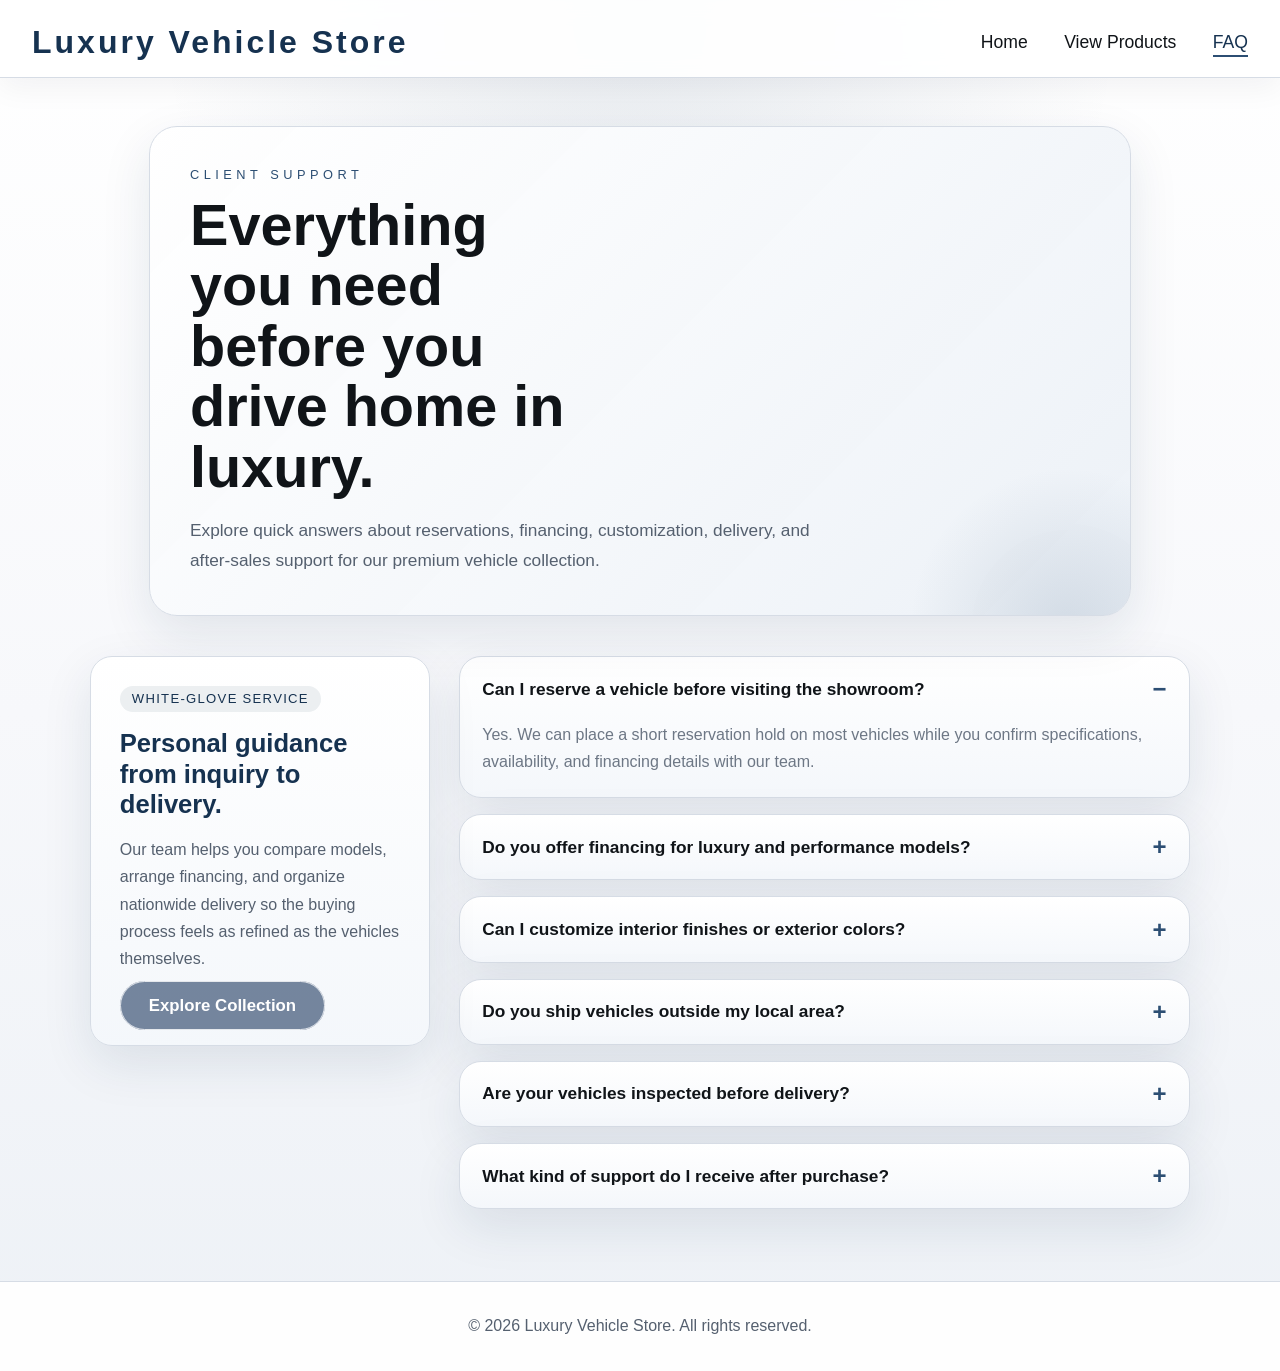
<file: faq.html>
<!DOCTYPE html>
<html lang="en">
<head>
    <meta charset="UTF-8">
    <meta name="viewport" content="width=device-width, initial-scale=1.0">
    <title>FAQ | Luxury Vehicle Store</title>
    <link rel="stylesheet" href="styles.css">
</head>
<body>
    <header class="main-header">
        <h1>Luxury Vehicle Store</h1>
        <nav>
            <a href="index.html">Home</a>
            <a href="products.html">View Products</a>
            <a href="faq.html" class="active">FAQ</a>
        </nav>
    </header>

    <main class="faq-page">
        <section class="faq-hero">
            <p class="eyebrow">Client Support</p>
            <h2>Everything you need before you drive home in luxury.</h2>
            <p class="faq-intro">
                Explore quick answers about reservations, financing, customization, delivery,
                and after-sales support for our premium vehicle collection.
            </p>
        </section>

        <section class="faq-content">
            <div class="faq-highlight-card">
                <span class="highlight-label">White-Glove Service</span>
                <h3>Personal guidance from inquiry to delivery.</h3>
                <p>
                    Our team helps you compare models, arrange financing, and organize nationwide
                    delivery so the buying process feels as refined as the vehicles themselves.
                </p>
                <a href="products.html" class="cta-btn">Explore Collection</a>
            </div>

            <div class="faq-list">
                <details class="faq-item" open>
                    <summary>Can I reserve a vehicle before visiting the showroom?</summary>
                    <p>
                        Yes. We can place a short reservation hold on most vehicles while you
                        confirm specifications, availability, and financing details with our team.
                    </p>
                </details>

                <details class="faq-item">
                    <summary>Do you offer financing for luxury and performance models?</summary>
                    <p>
                        We work with trusted lending partners to provide flexible financing options
                        for qualified buyers, including tailored terms for premium vehicles.
                    </p>
                </details>

                <details class="faq-item">
                    <summary>Can I customize interior finishes or exterior colors?</summary>
                    <p>
                        Many of our vehicles support bespoke upgrades such as leather packages,
                        trim accents, wheel designs, and select exterior finishes depending on model
                        availability.
                    </p>
                </details>

                <details class="faq-item">
                    <summary>Do you ship vehicles outside my local area?</summary>
                    <p>
                        Yes. We offer secure delivery coordination and enclosed transport options
                        for customers purchasing from outside the region.
                    </p>
                </details>

                <details class="faq-item">
                    <summary>Are your vehicles inspected before delivery?</summary>
                    <p>
                        Every vehicle receives a detailed inspection and presentation review before
                        pickup or transport, so it arrives in exceptional condition.
                    </p>
                </details>

                <details class="faq-item">
                    <summary>What kind of support do I receive after purchase?</summary>
                    <p>
                        We continue assisting with warranty guidance, maintenance scheduling, and
                        future upgrade consultations to keep ownership effortless.
                    </p>
                </details>
            </div>
        </section>
    </main>

    <footer>
        <p>&copy; 2026 Luxury Vehicle Store. All rights reserved.</p>
    </footer>
</body>
</html>
</file>
<file: styles.css>
:root {
    --bg-main: #f7f8fb;
    --bg-soft: #eef1f5;
    --bg-panel: rgba(255, 255, 255, 0.92);
    --bg-panel-strong: #ffffff;
    --text-main: #101418;
    --text-muted: #55606f;
    --text-soft: #6d7785;
    --border: #d6dce5;
    --border-strong: #b7c2d0;
    --navy: #163250;
    --navy-soft: #2c4e73;
    --shadow: 0 18px 50px rgba(22, 50, 80, 0.10);
}

body {
    margin: 0;
    font-family: 'Segoe UI', Arial, sans-serif;
    background:
        radial-gradient(circle at top, rgba(44, 78, 115, 0.10), transparent 32%),
        linear-gradient(180deg, #ffffff 0%, var(--bg-main) 52%, #edf1f6 100%);
    color: var(--text-main);
}

body.theme-slate {
    --bg-main: #edf2f7;
    --bg-soft: #dde5ef;
    --text-main: #13202f;
    --text-muted: #516274;
    --text-soft: #66788b;
    --border: #c8d4e1;
    --border-strong: #8da4bd;
    --navy: #21476f;
    --navy-soft: #3d658f;
    --shadow: 0 18px 50px rgba(24, 46, 74, 0.12);
}

body.theme-luxe {
    --bg-main: #fbf8f1;
    --bg-soft: #f3ede0;
    --text-main: #191716;
    --text-muted: #6d6257;
    --text-soft: #85776a;
    --border: #e1d5c0;
    --border-strong: #c5ad82;
    --navy: #243b5e;
    --navy-soft: #3d567c;
    --shadow: 0 18px 50px rgba(65, 46, 22, 0.10);
}

.main-header {
    background: rgba(255, 255, 255, 0.9);
    backdrop-filter: blur(10px);
    color: var(--text-main);
    padding: 1.5rem 2rem 1rem 2rem;
    display: flex;
    align-items: center;
    justify-content: space-between;
    border-bottom: 1px solid var(--border);
    box-shadow: 0 10px 30px rgba(17, 24, 39, 0.05);
}

.main-header h1 {
    font-size: 2rem;
    font-weight: 700;
    letter-spacing: 2px;
    margin: 0;
    color: var(--navy);
}

nav a {
    color: var(--text-main);
    text-decoration: none;
    margin-left: 2rem;
    font-size: 1.1rem;
    padding-bottom: 0.2rem;
    border-bottom: 2px solid transparent;
    transition: border 0.2s, color 0.2s;
}
nav a.active, nav a:hover {
    color: var(--navy);
    border-bottom: 2px solid var(--navy-soft);
}

.hero {
    background:
        linear-gradient(135deg, rgba(255, 255, 255, 0.96), rgba(235, 240, 247, 0.94)),
        linear-gradient(120deg, rgba(22, 50, 80, 0.08), rgba(44, 78, 115, 0.04));
    padding: 4rem 2rem 5rem 2rem;
    text-align: center;
    position: relative;
    overflow: hidden;
    border-bottom: 1px solid var(--border);
}
.hero::after,
.faq-hero::after {
    content: "";
    position: absolute;
    inset: auto -10% -35% auto;
    width: 320px;
    height: 320px;
    background: radial-gradient(circle, rgba(44, 78, 115, 0.14) 0%, rgba(44, 78, 115, 0) 70%);
    pointer-events: none;
}
.hero h2 {
    font-size: 2.5rem;
    color: var(--text-main);
    margin-bottom: 1rem;
    font-weight: 600;
}
.hero p {
    color: var(--text-muted);
    font-size: 1.2rem;
    margin-bottom: 2rem;
}

.hero-actions {
    display: flex;
    gap: 16px;
    margin-top: 20px;
}

.info-section,
.content-grid,
.steps-list,
.dashboard-grid {
    max-width: 1100px;
    margin: 0 auto;
}

.info-section {
    display: grid;
    grid-template-columns: repeat(2, minmax(0, 1fr));
    gap: 1.5rem;
    padding: 2.5rem 2rem 4rem 2rem;
}

.info-card,
.content-card,
.step-card {
    background: linear-gradient(180deg, rgba(255, 255, 255, 0.98), rgba(244, 247, 251, 0.98));
    border: 1px solid var(--border);
    border-radius: 24px;
    box-shadow: var(--shadow);
}

.info-card,
.content-card {
    padding: 1.8rem;
}

.section-tag {
    display: inline-block;
    margin-bottom: 1rem;
    padding: 0.35rem 0.75rem;
    border-radius: 999px;
    background: rgba(22, 50, 80, 0.08);
    color: var(--navy);
    font-size: 0.8rem;
    letter-spacing: 0.08rem;
    text-transform: uppercase;
}

.info-card h3,
.content-card h3,
.step-card h3 {
    margin: 0 0 0.9rem 0;
    color: var(--navy);
    font-size: 1.45rem;
}

.info-card p,
.content-card p,
.step-card p {
    margin: 0;
    color: var(--text-muted);
    line-height: 1.7;
}

.products {
    padding: 3rem 2rem 4rem 2rem;
    background: linear-gradient(180deg, rgba(243, 246, 250, 0.7), rgba(255, 255, 255, 0.92));
    min-height: 70vh;
}
.products h2 {
    color: var(--text-main);
    font-size: 2rem;
    margin: 0;
}

.section-heading {
    max-width: 1100px;
    margin: 0 auto 2rem auto;
    display: flex;
    justify-content: space-between;
    align-items: end;
    gap: 1.5rem;
}

.section-copy {
    max-width: 420px;
    margin: 0;
    color: var(--text-muted);
    line-height: 1.7;
}
.product-list {
    display: flex;
    flex-wrap: wrap;
    gap: 2.5rem;
    justify-content: center;
}
.product-card {
    background: linear-gradient(180deg, rgba(255, 255, 255, 0.97), rgba(245, 247, 250, 0.98));
    border: 1px solid var(--border);
    border-radius: 18px;
    box-shadow: var(--shadow);
    width: 320px;
    padding: 1.5rem 1.2rem 2rem 1.2rem;
    text-align: center;
    transition: box-shadow 0.2s, border 0.2s;
}
.product-card:hover {
    box-shadow: 0 22px 54px rgba(22, 50, 80, 0.16);
    border: 1.5px solid var(--border-strong);
    transform: translateY(-4px);
}
.product-card img {
    width: 100%;
    height: 180px;
    object-fit: cover;
    border-radius: 12px;
    margin-bottom: 1.2rem;
    background: var(--bg-soft);
}
.product-card h3 {
    color: var(--navy);
    font-size: 1.3rem;
    margin-bottom: 0.7rem;
}
.product-card p {
    color: var(--text-muted);
    font-size: 1rem;
}

.product-meta {
    display: flex;
    align-items: center;
    justify-content: space-between;
    gap: 1rem;
    margin-bottom: 0.9rem;
}

.product-badge,
.product-price {
    font-size: 0.9rem;
    font-weight: 600;
}

.product-badge {
    color: var(--navy);
    background: rgba(22, 50, 80, 0.08);
    border-radius: 999px;
    padding: 0.35rem 0.8rem;
}

.product-price {
    color: var(--text-main);
}

.text-link {
    display: inline-block;
    margin-top: 1rem;
    color: var(--navy);
    font-weight: 600;
    text-decoration: none;
}

.text-link:hover {
    color: var(--navy-soft);
}

.faq-page {
    padding: 3rem 2rem 4.5rem 2rem;
    min-height: 70vh;
}

.content-page {
    padding: 3rem 2rem 4.5rem 2rem;
    min-height: 70vh;
}

.page-hero {
    max-width: 900px;
    margin: 0 auto 2.5rem auto;
    padding: 2.5rem;
    border: 1px solid var(--border);
    border-radius: 28px;
    background: linear-gradient(135deg, rgba(255, 255, 255, 0.98), rgba(236, 241, 247, 0.96));
    box-shadow: var(--shadow);
}

.page-hero h2 {
    margin: 0;
    font-size: clamp(2.1rem, 5vw, 3.4rem);
    line-height: 1.08;
    max-width: 14ch;
}

.page-intro {
    max-width: 700px;
    margin: 1.1rem 0 0 0;
    color: var(--text-muted);
    line-height: 1.7;
    font-size: 1.06rem;
}

.detail-layout {
    max-width: 1100px;
    margin: 0 auto;
    display: grid;
    grid-template-columns: minmax(0, 1.05fr) minmax(0, 1fr);
    gap: 2rem;
    align-items: start;
}

.detail-media img {
    width: 100%;
    display: block;
    border-radius: 28px;
    border: 1px solid var(--border);
    box-shadow: var(--shadow);
    min-height: 420px;
    object-fit: cover;
    background: var(--bg-soft);
}

.detail-panel {
    padding: 2rem;
    border-radius: 28px;
    background: linear-gradient(180deg, rgba(255, 255, 255, 0.98), rgba(241, 245, 250, 0.98));
    border: 1px solid var(--border);
    box-shadow: var(--shadow);
}

.detail-panel h2 {
    margin: 0;
    font-size: clamp(2.1rem, 4vw, 3rem);
    color: var(--text-main);
}

.detail-price {
    margin: 0.8rem 0 1rem 0;
    color: var(--navy);
    font-size: 1.5rem;
    font-weight: 700;
}

.detail-specs {
    display: grid;
    grid-template-columns: repeat(2, minmax(0, 1fr));
    gap: 1rem;
    margin: 1.5rem 0;
}

.spec-card {
    padding: 1.4rem;
    border-radius: 22px;
    background: rgba(255, 255, 255, 0.78);
    border: 1px solid var(--border);
}

.spec-card h3 {
    margin: 0 0 0.5rem 0;
    color: var(--navy);
}

.spec-card p {
    margin: 0;
    color: var(--text-muted);
}

.detail-facts {
    display: grid;
    grid-template-columns: repeat(2, minmax(0, 1fr));
    gap: 0.9rem 1rem;
    margin-bottom: 1.8rem;
    color: var(--text-muted);
}

.detail-actions {
    justify-content: flex-start;
}

.faq-hero {
    max-width: 900px;
    margin: 0 auto 2.5rem auto;
    padding: 2.5rem;
    border: 1px solid var(--border);
    border-radius: 28px;
    background: linear-gradient(135deg, rgba(255, 255, 255, 0.98), rgba(236, 241, 247, 0.96));
    box-shadow: var(--shadow);
    position: relative;
    overflow: hidden;
}

.eyebrow {
    margin: 0 0 0.8rem 0;
    color: var(--navy-soft);
    text-transform: uppercase;
    letter-spacing: 0.28rem;
    font-size: 0.8rem;
}

.faq-hero h2 {
    margin: 0;
    font-size: clamp(2.2rem, 5vw, 3.6rem);
    line-height: 1.05;
    max-width: 12ch;
}

.faq-intro {
    max-width: 650px;
    margin: 1.2rem 0 0 0;
    color: var(--text-muted);
    font-size: 1.08rem;
    line-height: 1.7;
}

.faq-content {
    max-width: 1100px;
    margin: 0 auto;
    display: grid;
    grid-template-columns: 340px 1fr;
    gap: 1.8rem;
    align-items: start;
}

.faq-highlight-card,
.faq-item {
    background: linear-gradient(180deg, rgba(255, 255, 255, 0.98), rgba(244, 247, 251, 0.98));
    border: 1px solid var(--border);
    border-radius: 22px;
    box-shadow: var(--shadow);
}

.faq-highlight-card {
    padding: 1.8rem;
    position: sticky;
    top: 1.5rem;
}

.highlight-label {
    display: inline-block;
    margin-bottom: 1rem;
    padding: 0.35rem 0.75rem;
    border-radius: 999px;
    background: rgba(22, 50, 80, 0.08);
    color: var(--navy);
    font-size: 0.82rem;
    letter-spacing: 0.08rem;
    text-transform: uppercase;
}

.faq-highlight-card h3 {
    margin: 0 0 1rem 0;
    font-size: 1.6rem;
    line-height: 1.2;
    color: var(--navy);
}

.faq-highlight-card p {
    color: var(--text-muted);
    line-height: 1.7;
    margin: 0 0 1.5rem 0;
}

.faq-list {
    display: grid;
    gap: 1rem;
}

.auth-layout {
    max-width: 1100px;
    margin: 0 auto;
    display: grid;
    grid-template-columns: minmax(0, 1.1fr) 360px;
    gap: 1.6rem;
    align-items: start;
}

.auth-panel,
.auth-side-card {
    background: linear-gradient(180deg, rgba(255, 255, 255, 0.98), rgba(244, 247, 251, 0.98));
    border: 1px solid var(--border);
    border-radius: 24px;
    box-shadow: var(--shadow);
}

.auth-panel {
    padding: 2rem;
}

.auth-side-card {
    padding: 1.8rem;
}

.auth-side-card h3 {
    margin: 0 0 0.9rem 0;
    color: var(--navy);
    font-size: 1.45rem;
}

.auth-side-card p {
    color: var(--text-muted);
    line-height: 1.7;
}

.auth-form {
    display: grid;
    gap: 1rem;
    margin-top: 1.5rem;
}

.auth-form label {
    display: grid;
    gap: 0.45rem;
    color: var(--text-main);
    font-weight: 600;
}

.auth-form input {
    width: 100%;
    box-sizing: border-box;
    padding: 0.95rem 1rem;
    border-radius: 16px;
    border: 1px solid var(--border);
    background: #fff;
    color: var(--text-main);
    font: inherit;
}

.auth-form textarea,
.inline-admin-form select {
    width: 100%;
    box-sizing: border-box;
    padding: 0.95rem 1rem;
    border-radius: 16px;
    border: 1px solid var(--border);
    background: #fff;
    color: var(--text-main);
    font: inherit;
}

.auth-form textarea {
    min-height: 140px;
    resize: vertical;
}

.auth-form input:focus {
    outline: 2px solid rgba(44, 78, 115, 0.18);
    border-color: var(--navy-soft);
}

.form-message {
    margin: 1rem 0 0 0;
    padding: 0.95rem 1rem;
    border-radius: 16px;
    font-weight: 600;
}

.form-message-success {
    background: #e9f7ef;
    color: #22663b;
    border: 1px solid #b8e2c7;
}

.form-message-error {
    background: #fff0f0;
    color: #8d2e2e;
    border: 1px solid #efc2c2;
}

.dashboard-grid {
    display: grid;
    grid-template-columns: repeat(2, minmax(0, 1fr));
    gap: 1.5rem;
}

.admin-section-heading {
    margin-bottom: 1.4rem;
}

.admin-table-wrap {
    max-width: 1100px;
    margin: 0 auto;
    padding: 1.4rem;
    border-radius: 24px;
    border: 1px solid var(--border);
    background: linear-gradient(180deg, rgba(255, 255, 255, 0.98), rgba(244, 247, 251, 0.98));
    box-shadow: var(--shadow);
    overflow-x: auto;
}

.admin-feedback-wrap {
    margin-bottom: 1rem;
}

.admin-table {
    width: 100%;
    border-collapse: collapse;
}

.admin-table th,
.admin-table td {
    padding: 1rem 0.8rem;
    text-align: left;
    border-bottom: 1px solid var(--border);
    vertical-align: middle;
}

.admin-table th {
    color: var(--navy);
    font-size: 0.9rem;
    text-transform: uppercase;
    letter-spacing: 0.06rem;
}

.inline-admin-form {
    display: flex;
    align-items: center;
    gap: 0.6rem;
}

.inline-admin-form .secondary-btn {
    padding: 0.7rem 1rem;
}

.admin-edit-layout {
    grid-template-columns: minmax(0, 1.3fr) 320px;
}

.admin-form-grid {
    grid-template-columns: repeat(2, minmax(0, 1fr));
}

.admin-form-full {
    grid-column: 1 / -1;
}

.checkbox-label {
    display: flex;
    align-items: center;
    gap: 0.7rem;
}

.checkbox-label input {
    width: auto;
}

.admin-theme-grid,
.monitor-grid {
    max-width: 1100px;
    margin: 0 auto;
    display: grid;
    grid-template-columns: repeat(3, minmax(0, 1fr));
    gap: 1.5rem;
}

.theme-option-card,
.monitor-card {
    position: relative;
}

.theme-option-active {
    border-color: var(--border-strong);
    box-shadow: 0 22px 54px rgba(22, 50, 80, 0.16);
}

.monitor-status {
    display: inline-flex;
    align-items: center;
    margin-bottom: 1rem;
    padding: 0.35rem 0.75rem;
    border-radius: 999px;
    font-size: 0.82rem;
    font-weight: 700;
    text-transform: uppercase;
    letter-spacing: 0.06rem;
}

.monitor-status-online {
    background: #e8f6ec;
    color: #237245;
}

.monitor-status-warning {
    background: #fff5e4;
    color: #996514;
}

.monitor-status-offline {
    background: #fff0f0;
    color: #a13c3c;
}

.steps-list {
    display: grid;
    grid-template-columns: repeat(3, minmax(0, 1fr));
    gap: 1.4rem;
}

.step-card {
    padding: 1.8rem;
}

.step-number {
    display: inline-flex;
    align-items: center;
    justify-content: center;
    width: 2.3rem;
    height: 2.3rem;
    border-radius: 999px;
    margin-bottom: 1rem;
    background: var(--navy);
    color: #fff;
    font-weight: 700;
}

.faq-item {
    padding: 0 1.4rem;
}

.faq-item summary {
    list-style: none;
    cursor: pointer;
    padding: 1.35rem 2.5rem 1.35rem 0;
    font-size: 1.08rem;
    font-weight: 600;
    position: relative;
    color: var(--text-main);
}

.faq-item summary::-webkit-details-marker {
    display: none;
}

.faq-item summary::after {
    content: "+";
    position: absolute;
    right: 0;
    top: 50%;
    transform: translateY(-50%);
    font-size: 1.5rem;
    color: var(--navy-soft);
}

.faq-item[open] summary::after {
    content: "−";
}

.faq-item p {
    margin: 0;
    padding: 0 0 1.35rem 0;
    color: var(--text-soft);
    line-height: 1.7;
}

footer {
    background: rgba(255, 255, 255, 0.92);
    color: var(--text-muted);
    text-align: center;
    padding: 1.2rem 0 1.2rem 0;
    font-size: 1rem;
    border-top: 1px solid var(--border);
}










/* ADDED MARCH 18th: this is for our new slider for images in the about page           
- Taha */

.slider-container {
    max-width: 900px;
    margin: 40px auto;
    overflow: hidden;
    border-radius: 20px;
    box-shadow: var(--shadow);
}

.slider {
    display: flex;
    width: 100%;
    animation: slide 12s infinite;
}

.slider img {
    width: 100%;
    flex-shrink: 0;
}

/* Animation */
    @keyframes slide {
        0% { transform: translateX(0); }
        33% { transform: translateX(0); }

        38% { transform: translateX(-100%); }
        66% { transform: translateX(-100%); }

        71% { transform: translateX(-200%); }
        100% { transform: translateX(-200%); }
    }

.slider-dots {
    display: flex;
    justify-content: center;
    gap: 8px;
    margin-top: 10px;
}

.slider-dots span {
    width: 8px;
    height: 8px;
    border-radius: 50%;
    background: rgba(0,0,0,0.3);
    animation: dotAnim 12s infinite;
}

/* Animate dots */
.slider-dots span:nth-child(1) {
    animation-delay: 0s;
}
.slider-dots span:nth-child(2) {
    animation-delay: 4s;
}
.slider-dots span:nth-child(3) {
    animation-delay: 8s;
}

@keyframes dotAnim {
    0%, 33% {
        background: black;
        transform: scale(1.2);
    }
    34%, 100% {
        background: rgba(0,0,0,0.3);
        transform: scale(1);
    }
}





























@media (max-width: 900px) {
    .product-list {
        flex-direction: column;
        align-items: center;
    }

    .section-heading,
    .detail-layout,
    .detail-specs,
    .detail-facts,
    .auth-layout,
    .content-grid,
    .steps-list,
    .dashboard-grid,
    .admin-theme-grid,
    .monitor-grid {
        grid-template-columns: 1fr;
    }

    .section-heading {
        display: grid;
        align-items: start;
    }

    .info-section,
    .content-grid,
    .steps-list {
        grid-template-columns: 1fr;
    }

    .faq-content {
        grid-template-columns: 1fr;
    }

    .faq-highlight-card {
        position: static;
    }

    .inline-admin-form,
    .checkbox-label {
        align-items: stretch;
        flex-direction: column;
    }

    .main-header {
        flex-direction: column;
        gap: 1rem;
    }
}

@media (max-width: 640px) {
    .main-header,
    .hero,
    .products,
    .faq-page,
    .content-page,
    .info-section {
        padding-left: 1.2rem;
        padding-right: 1.2rem;
    }

    nav {
        display: flex;
        flex-wrap: wrap;
        justify-content: center;
        gap: 0.8rem 1.2rem;
    }

    nav a {
        margin-left: 0;
    }

    .faq-hero {
        padding: 1.5rem;
    }

    .page-hero {
        padding: 1.5rem;
    }
}


/* homepage css */

/* VIDEO HERO */
.video-hero {
    position: relative;
    height: 80vh; /* adjust this to control size */
    width: 100vw;
    margin-left: calc(-50vw + 50%);
    overflow: hidden;
}

/* Video fills the container */
.hero-video {
    position: absolute;
    top: 50%;
    left: 50%;
    width: 100%;
    height: 100%;
    object-fit: cover;
    transform: translate(-50%, -50%);
}

/* Dark overlay */
.video-hero::after {
    content: "";
    position: absolute;
    inset: 0;
    background: rgba(0, 0, 0, 0.45);
}

/* Text on top of video */
.video-overlay {
    position: relative;
    z-index: 2;
    color: white;

    height: 100%;
    display: flex;
    flex-direction: column;
    justify-content: center;

    padding-left: 80px;
}

/* Small top label */
.video-overlay .eyebrow {
    font-family: 'Manrope', sans-serif;
    font-size: 12px;
    letter-spacing: 3px;
    text-transform: uppercase;

    color: rgba(255, 255, 255, 0.691);

    margin-bottom: 16px;
    font-weight: 400;
    text-shadow: 0 1px 3px rgba(0, 0, 0, 0.6);
}

.video-overlay h2 {
    font-family: 'Manrope', sans-serif;
    font-weight: 600;
    letter-spacing: 3px;
}

.main-header h1 {
    letter-spacing: 3px;
    font-weight: 600;
}

body {
    font-family: 'Manrope', sans-serif;
}

/* Main title */
.video-overlay h2 {
    font-size: 48px;
    font-weight: 600;
    line-height: 1.2;
    color: #ffffff;
    margin-bottom: 16px;
    max-width: 700px;
}

/* Description */
.video-overlay p {
    font-size: 18px;
    color: rgba(255,255,255,0.75);
    max-width: 550px;
    margin-bottom: 24px;
}

.video-hero::after {
    background: linear-gradient(
        to right,
        rgba(0,0,0,0.65) 0%,
        rgba(0,0,0,0.4) 40%,
        rgba(0,0,0,0.2) 70%,
        rgba(0,0,0,0) 100%
    );
}

.cta-btn {
    font-size: 1.05rem;
    font-weight: 600;
    text-decoration: none;       
    background: rgba(31, 58, 95, 0.6);
    color: #ffffff;                                              
    border: 1px solid rgba(255, 255, 255, 0.8);

    padding: 14px 28px;
    border-radius: 30px;
    backdrop-filter: blur(6px);

    transition: all 0.3s ease;
}

.secondary-btn {
    text-decoration: none;       
    font-size: 1.05rem;
    font-weight: 600;
    background: rgba(255, 255, 255, 0.15); /* subtle glass effect */
    color: #ffffff;
    border: 1px solid rgba(255, 255, 255, 0.8);

    padding: 14px 28px;
    border-radius: 30px;
    backdrop-filter: blur(6px);

    transition: all 0.3s ease;
}

.cta-btn:hover {
    background: #ffffff;
    color: #000000;
    border-color: #ffffff;                
    text-decoration: none;                   
    transform: translateY(-4px);
    box-shadow: 0 8px 25px rgba(31, 58, 95, 0.4);
}

.secondary-btn:hover {
    background: #ffffff;
    color: #000000;
    border-color: #ffffff;           
    transform: translateY(-4px);
    box-shadow: 0 8px 25px rgba(31, 58, 95, 0.4);
}


.video-overlay {
    animation: fadeUp 0.99s ease-out;
}

@keyframes fadeUp {
    from {
        opacity: 0;
        transform: translateY(25px);
    }
    to {
        opacity: 1;
        transform: translateY(0);
    }
}

.video-overlay {
    display: flex;
    flex-direction: column;
    justify-content: center;

    gap: 10px; 
}

/*reset margins*/
.video-overlay h2,
.video-overlay p,
.hero-actions {
    margin: 0;
}


/* featured vehincles on homepage */
.featured-section {
    padding: 60px 80px;
}

.featured-section h2 {
    margin-bottom: 30px;
}


.featured-section {
    padding: 80px 60px;
}

.featured-section h2 {
    font-size: 32px;
    margin-bottom: 30px;
}

/* Slider container */
.slider-wrapper {
    position: relative;
}

/* Slider */
.car-slider {
    display: flex;
    gap: 20px;
    overflow-x: auto;
    scroll-behavior: smooth;
    scroll-snap-type: x mandatory;
}

.slider::-webkit-scrollbar {
    display: none;
}

/* Card */
.slide-card {
    min-width: 390px;
    border-radius: 16px;
    overflow: hidden;
    flex-shrink: 0;

    background: white;

    scroll-snap-align: start; 
    transition: transform 0.3s ease, box-shadow 0.3s ease;
}

.slide-card:hover {
    box-shadow: 0 10px 30px rgba(0,0,0,0.15);
}

.slide-card img {
    width: 100%;
    height: 220px;
    object-fit: cover;

    transform: scale(1.1);       
    transition: transform 0.4s ease;
    filter: brightness(0.9);
}

.slide-card:hover img {
    transform: scale(1);    
    filter: brightness(1);        
}


.slide-info {
    padding: 15px;
    
}

.slide-info h3 {
    font-size: 16px;
    margin-bottom: 5px;
}

.slide-info p {
    color: #555;
}

/* Buttons */
.slider-btn {
    position: absolute;
    top: 50%;
    transform: translateY(-50%);

    background: rgba(0, 0, 0, 0.6);
    color: white;

    border: none;
    width: 40px;
    height: 40px;

    border-radius: 50%;
    cursor: pointer;

    display: flex;
    align-items: center;
    justify-content: center;

    font-size: 18px;
    z-index: 3;
    backdrop-filter: blur(6px);

    transition: all 0.3s ease;
}

.slider-btn.left {
    left: 10px;
}

.slider-btn.right {
    right: 10px;
}

.slider-btn:hover {
    background: rgba(0, 0, 0, 0.85);
    transform: translateY(-50%) scale(1.1);
}

/* Edge fade */
.slider-wrapper::before,
.slider-wrapper::after {
    content: "";
    position: absolute;
    top: 0;
    width: 60px;
    height: 100%;
    z-index: 2;
}

.slider-wrapper::before {
    left: 0;
    background: linear-gradient(to right, white, transparent);
}

.slider-wrapper::after {
    right: 0;
    background: linear-gradient(to left, white, transparent);
}







/*  Layout */
.feature-flow {
    display: flex;
    flex-direction: column;
    gap: 100px;
    padding: 80px 60px;
    position: relative;
}

.feature-row {
    display: grid;
    grid-template-columns: 1fr 1fr;
    align-items: center;
    gap: 80px;
}

.feature-row.reverse .feature-image { order: 2; }
.feature-row.reverse .feature-text  { order: 1; }

/* Image */
.feature-image {
    height: 320px;
}

.feature-image img {
    width: 100%;
    height: 100%;
    object-fit: cover;
    border-radius: 20px;
    box-shadow: 0 10px 30px rgba(0, 0, 0, 0.2);
}

/*  Text card  */
.feature-text {
    padding: 40px;
    box-sizing: border-box;
    transition: transform 0.3s ease;
}

.feature-text:hover { transform: translateY(-4px); }

.feature-text h3 {
    font-size: 28px;
    margin-bottom: 12px;
}

.feature-text p {
    color: #555;
    line-height: 1.6;
}

.reveal {
    opacity: 0;
    transition: opacity 0.8s ease, transform 0.8s ease;
}

.reveal.left  { transform: translateX(-80px); }
.reveal.right { transform: translateX(80px); }

.reveal.active {
    opacity: 1;
    transform: translate(0);
}

.feature-flow::before,
.feature-flow::after {
    content: "";
    position: absolute;
    left: 50%;
    top: 0;
    width: 2px;
    transform: translateX(-50%);
}

.feature-flow::before {
    bottom: 0;
    background: repeating-linear-gradient(
        to bottom,
        rgba(0, 0, 0, 0.25) 0px,
        rgba(0, 0, 0, 0.25) 6px,
        transparent 6px,
        transparent 14px
    );
    opacity: 0.6;
}

.feature-flow::after {
    height: 0;
    background: linear-gradient(to bottom, #1f3a5f, transparent);
    transition: height 0.6s ease;
}

.feature-flow::before {
    background: repeating-linear-gradient(
        to bottom,
        rgba(0, 0, 0, 0.12) 0px,
        rgba(0, 0, 0, 0.12) 4px,
        transparent 4px,
        transparent 12px
    );
}

.feature-flow::after {
    background: linear-gradient(to bottom, #4A90D9, rgba(74, 144, 217, 0.3));
    box-shadow: 0 0 8px rgba(74, 144, 217, 0.4);
}

.line-dot {
    position: absolute;
    left: 50%;
    top: 0;
    transform: translateX(-50%);
    width: 10px;
    height: 10px;
    border-radius: 50%;
    background: #4A90D9;
    box-shadow: 0 0 10px rgba(74, 144, 217, 0.5);
    z-index: 1;
    transition: top 0.05s ease;
}

.feature-flow::after {
    height: var(--line-height, 0px);
    background: linear-gradient(to bottom, #4A90D9, rgba(74, 144, 217, 0.3));
    box-shadow: 0 0 8px rgba(74, 144, 217, 0.4);
    transition: none; /* remove the CSS transition, JS drives it now */
}



.cta-section {
    padding: 100px 60px;
    display: flex;
    justify-content: center;
}

.cta-box {
    max-width: 900px;
    text-align: center;

    padding: 60px 40px;
    border-radius: 24px;

    background: linear-gradient(
        135deg,
        rgba(31, 58, 95, 0.95),
        rgba(31, 58, 95, 0.75)
    );

    color: white;

    box-shadow: 0 20px 60px rgba(0,0,0,0.2);
}

.cta-box h2 {
    font-size: 36px;
    margin-bottom: 15px;
}

.cta-box p {
    font-size: 16px;
    opacity: 0.85;
    margin-bottom: 30px;
}

/* BUTTONS */
.cta-actions {
    display: flex;
    justify-content: center;
    gap: 20px;
}

/* PRIMARY */
.cta-primary, .cta-secondary {
    background: white;
    color: #1f3a5f;

    padding: 14px 28px;
    border-radius: 30px;

    text-decoration: none;
    font-weight: 600;

    transition: all 0.3s ease;
}

.cta-primary:hover {
    transform: translateY(-2px);
    box-shadow: 0 10px 25px rgba(0,0,0,0.2);
}

/* SECONDARY */
.cta-secondary {
     color: white;
    background: rgb(39, 37, 37);
}

.cta-secondary:hover {
    background: rgb(39, 37, 37);
    color: white;
    transform: translateY(-2px);
    box-shadow: 0 10px 25px rgba(0,0,0,0.2);
}


/* Products page */

.products-heading {
    max-width: 1100px;
    margin: 0 auto 2rem auto;
    display: flex;
    flex-direction: column;
    align-items: flex-start;
    gap: 0;
}

.products-heading h2 {
    font-size: 38px;
    font-weight: 700;
    letter-spacing: -0.02em;
    margin: 0;
}

.heading-eyebrow-products {
    display: flex;
    align-items: center;
    gap: 16px;
    margin-bottom: 8px;
}

.eyebrow-line-products {
    width: 32px;
    height: 2px;
    background: #4A90D9;
    border-radius: 2px;
}

.eyebrow-products {
    font-size: 12px;
    font-weight: 500;
    color: #4A90D9;
    letter-spacing: 0.06em;
    text-transform: uppercase;
    margin: 0;
}





/* PRIMARY BUTTON */
.cta-btn-2 {
    background: rgba(31, 58, 95, 0.75); /* same blue */
    color: #ffffff;
    padding: 14px 28px;
    border-radius: 30px;
    font-weight: 600;
    text-decoration: none;

    backdrop-filter: blur(8px);
    -webkit-backdrop-filter: blur(8px);

    border: 1px solid rgba(255, 255, 255, 0.25);

    transition: all 0.3s ease;
}

.cta-btn-2:hover {
    background: rgba(31, 58, 95, 0.95);
    transform: translateY(-2px);
    box-shadow: 0 10px 25px rgba(31, 58, 95, 0.4);
}


/* SECONDARY BUTTON (Back to Inventory) */
.secondary-btn-2 {
    background: black;
    color: #ffffff;

    padding: 14px 28px;
    border-radius: 30px;
    font: inherit;
    font-weight: 900;
    text-decoration: none;

    backdrop-filter: blur(6px);

    border: 1px solid rgba(255, 255, 255, 0.5);

    transition: all 0.3s ease;
}

.secondary-btn-2:hover {
    background: black;
    color: white;
    transform: translateY(-2px);
    box-shadow: 0 10px 25px rgba(31, 58, 95, 0.4);
}
</file>
